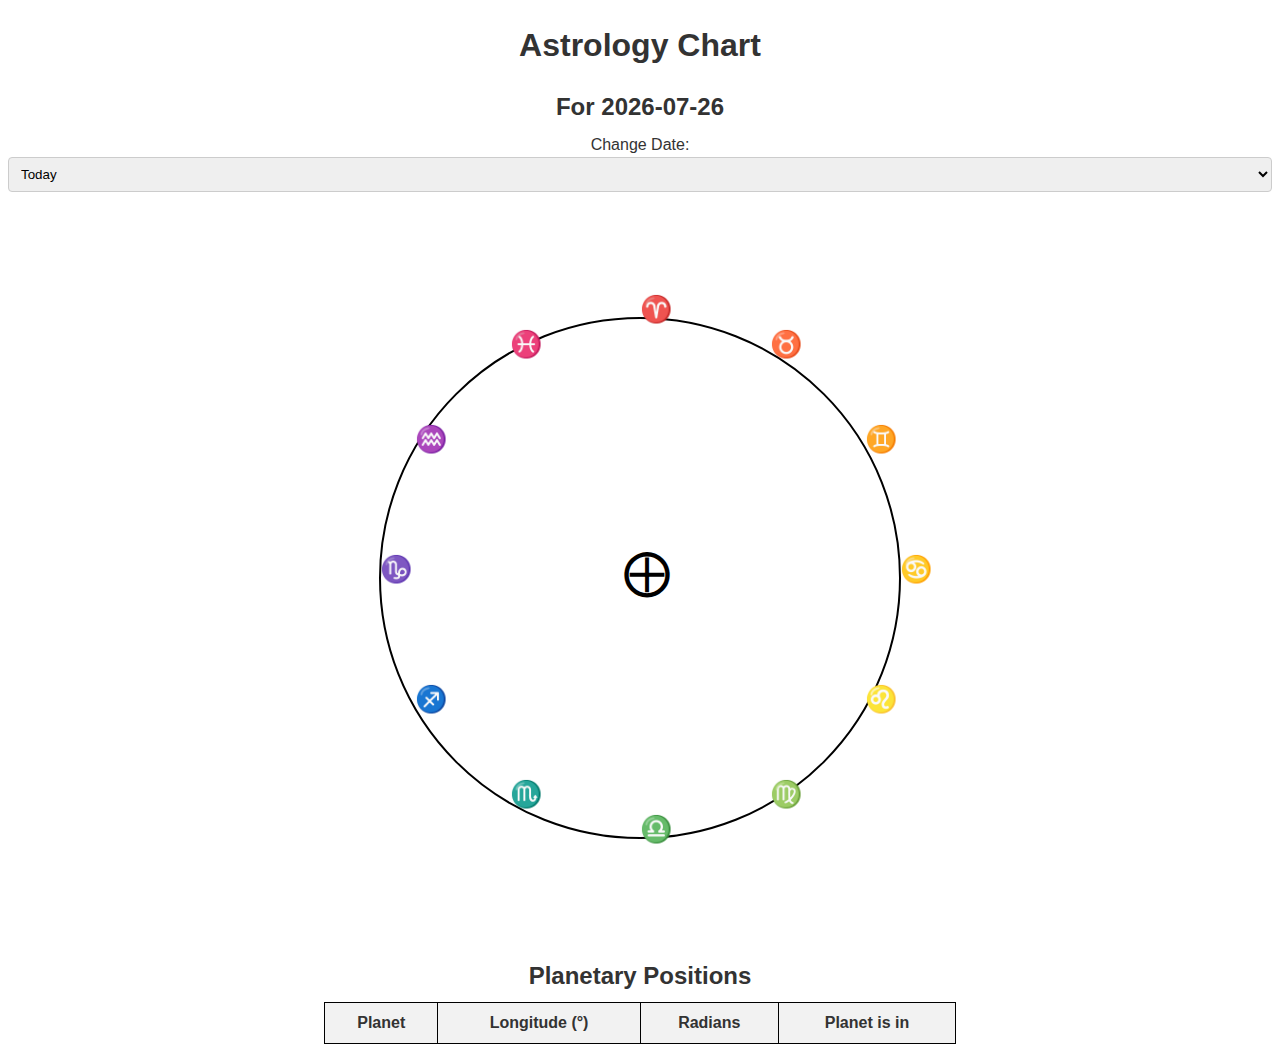
<file: index.html>
<!DOCTYPE html>
<html lang="en">
    <head>
        <meta charset="utf-8">
        <title>Astrology Chart</title>  
		<style>
		/* Basic Text Styling */
body {
  font-family: 'Roboto', sans-serif;
  line-height: 1.5;
  color: #333;
}

p {
  margin-bottom: 1rem;
}

h1, h2, h3 {
  font-weight: bold;
  margin-bottom: 0.5rem;
}

/* Form Elements */
input, textarea, select {
  padding: 0.5rem;
  border: 1px solid #ccc;
  border-radius: 4px;
  width: 100%;
  box-sizing: border-box;
  margin-bottom: 1rem;
}

input:focus, textarea:focus, select:focus {
  outline: none;
  box-shadow: 0 0 0 2px #007bff; /* Blue focus color */
}

/* Button Styling */
button {
  background-color: #007bff;
  color: white;
  padding: 0.8rem 1.5rem;
  border: none;
  border-radius: 4px;
  cursor: pointer;
}

/* Responsive Adjustments (optional) */
@media (max-width: 768px) {
  /* Adjust styles for smaller screens if needed */
}

            #wheel-container {
                display: flex;
                justify-content: center;
                align-items: center;
                height: 80vh;
            }
            #table-container {
                text-align: center;
                margin-top: 20px;
            }
            table {
                margin: auto;
                border-collapse: collapse;
                width: 50%;
            }
            th, td {
                border: 1px solid black;
                padding: 8px;
                text-align: center;
            }
            th {
                background-color: #f2f2f2;
            }
        </style>                    
    </head>
    <body>
        <h1 style="text-align: center;">Astrology Chart</h1>
        <h2 style="text-align: center;" id="date-title">For <span id="selected-date"></span></h2>
        <div style="text-align: center; margin-bottom: 10px;">
            <label for="date-select">Change Date:</label>
            <select id="date-select">
                <option value="0">Today</option>
                <option value="-1">Yesterday</option>
                <option value="1">Tomorrow</option>
                <option value="7">Next Week</option>
                <option value="-7">Last Week</option>
                <option value="30">Next Month</option>
                <option value="-30">Last Month</option>
                <option value="90">Three Months Forward</option>
                <option value="-90">Three Months Back</option>
                <option value="180">Six Months Forward</option>
                <option value="-180">Six Months Back</option>
                <option value="365">One Year Forward</option>
                <option value="-365">One Year Back</option>
            </select>
        </div>
        
        <div id="wheel-container"></div>
        <div id="table-container">
            <h2>Planetary Positions</h2>
            <table id="planet-table">
                <tr>
                    <th>Planet</th>
                    <th>Longitude (°)</th>
                    <th>Radians</th>
                    <th>Planet is in</th>
                </tr>
            </table>
        </div>

        <script>
        document.addEventListener("DOMContentLoaded", async function() {
            const planets = {
                'sun': "☉", 'moon': "☽", 'mercury': "☿", 'venus': "♀", 'mars': "♂",
                'jupiter': "♃", 'saturn': "♄", 'uranus': "♅", 'neptune': "♆", 'pluto': "♇"
            };
            
            const zodiacSigns = [
                {symbol: "♈", name: "Aries"},
                {symbol: "♉", name: "Taurus"},
                {symbol: "♊", name: "Gemini"},
                {symbol: "♋", name: "Cancer"},
                {symbol: "♌", name: "Leo"},
                {symbol: "♍", name: "Virgo"},
                {symbol: "♎", name: "Libra"},
                {symbol: "♏", name: "Scorpio"},
                {symbol: "♐", name: "Sagittarius"},
                {symbol: "♑", name: "Capricorn"},
                {symbol: "♒", name: "Aquarius"},
                {symbol: "♓", name: "Pisces"}
            ];
            
            let urlParams = new URLSearchParams(window.location.search);
            let selectedDate = urlParams.has("date") ? new Date(urlParams.get("date")) : new Date();
            document.getElementById("selected-date").innerText = selectedDate.toISOString().split('T')[0];
            
            document.getElementById("date-select").addEventListener("change", function() {
                let offset = parseInt(this.value);
                let newDate = new Date(selectedDate);
                newDate.setDate(selectedDate.getDate() + offset);
                window.location.href = `?date=${newDate.toISOString().split('T')[0]}`;
            });

            async function fetchPlanetPositions(date) {
                let planetPositions = [];
                for (let planet in planets) {
                    try {
                        let response = await fetch(`http://127.0.0.1:5000/planets/${planet}/${date.toISOString().split('T')[0]}`);
                        let data = await response.json();
                        if (data.ecliptic_longitude !== undefined) {
                            let angleDeg = data.ecliptic_longitude;
                            let angleRad = ((angleDeg - 90) * Math.PI) / 180;
                            let zodiacIndex = Math.floor(angleDeg / 30);
                            let zodiac = zodiacSigns[zodiacIndex];
                            let positionText = `${zodiac.symbol} ${zodiac.name}`;
                            
                            planetPositions.push({ 
                                name: planet, 
                                symbol: planets[planet], 
                                longitude: angleDeg, 
                                radians: angleRad, 
                                sign: positionText 
                            });
                        }
                    } catch (error) {
                        console.error(`Error fetching data for ${planet}:`, error);
                    }
                }
                return planetPositions;
            }

            let planetPositions = await fetchPlanetPositions(selectedDate);
            
            const planetTable = document.getElementById("planet-table");
            planetPositions.forEach((planet) => {
                let row = planetTable.insertRow();
                row.insertCell(0).innerText = `${planet.symbol} ${planet.name}`;
                row.insertCell(1).innerText = planet.longitude.toFixed(2);
                row.insertCell(2).innerText = planet.radians.toFixed(4);
                row.insertCell(3).innerText = planet.sign;
            });

            // Draw astrology wheel
            const svgNS = "http://www.w3.org/2000/svg";
            const svg = document.createElementNS(svgNS, "svg");
            svg.setAttribute("width", "600");
            svg.setAttribute("height", "600");

            const centerX = 300, centerY = 300, chartRadius = 250, innerRadius = 220;
            
            planetPositions.forEach((planet) => {
                let x = centerX + innerRadius * Math.cos(planet.radians);
                let y = centerY + innerRadius * Math.sin(planet.radians);
                
                const planetText = document.createElementNS(svgNS, "text");
                planetText.setAttribute("x", x);
                planetText.setAttribute("y", y);
                planetText.setAttribute("font-size", "36");
                planetText.setAttribute("fill", "black");
                planetText.textContent = planet.symbol;
                planetText.setAttribute("title", `Longitude: ${planet.longitude.toFixed(2)}°, Radians: ${planet.radians.toFixed(4)}`);
                
                svg.appendChild(planetText);
            });

            document.getElementById("wheel-container").appendChild(svg);
            
			function getCoordinates(longitude) {
                let angleRad = ((longitude - 90) * Math.PI) / 180;
                return {
                    x: centerX + chartRadius * Math.cos(angleRad),
                    y: centerY + chartRadius * Math.sin(angleRad)
                };
            }

            // Draw aspect lines
            function drawAspectLine(x1, y1, x2, y2, color) {
                const line = document.createElementNS(svgNS, "line");
                line.setAttribute("x1", x1);
                line.setAttribute("y1", y1);
                line.setAttribute("x2", x2);
                line.setAttribute("y2", y2);
                line.setAttribute("stroke", color);
                line.setAttribute("stroke-width", "2");
                svg.appendChild(line);
            }
            
            function checkAspects() {
                for (let i = 0; i < planetPositions.length; i++) {
                    for (let j = i + 1; j < planetPositions.length; j++) {
                        let diff = Math.abs(planetPositions[i].longitude - planetPositions[j].longitude);
                        if (diff > 180) diff = 360 - diff;
                        
                        let coord1 = getCoordinates(planetPositions[i].longitude);
                        let coord2 = getCoordinates(planetPositions[j].longitude);
                        
                        if (diff < 8) {
                            drawAspectLine(coord1.x, coord1.y, coord2.x, coord2.y, "black"); // Conjunction
                        } else if (Math.abs(diff - 90) < 8) {
                            drawAspectLine(coord1.x, coord1.y, coord2.x, coord2.y, "red"); // Square
                        } else if (Math.abs(diff - 120) < 8) {
                            drawAspectLine(coord1.x, coord1.y, coord2.x, coord2.y, "blue"); // Trine
                        } else if (Math.abs(diff - 180) < 8) {
                            drawAspectLine(coord1.x, coord1.y, coord2.x, coord2.y, "green"); // Opposition
                        }
                    }
                }
            }
            
            checkAspects();
			
			
			const centerX2 = 300, centerY2 = 300, chartRadius2 = 260;
            
            const circle = document.createElementNS(svgNS, "circle");
            circle.setAttribute("cx", centerX2);
            circle.setAttribute("cy", centerY2);
            circle.setAttribute("r", chartRadius2);
            circle.setAttribute("stroke", "black");
            circle.setAttribute("stroke-width", "2");
            circle.setAttribute("fill", "none");
            svg.appendChild(circle);
            
            zodiacSigns.forEach((zodiac, index) => {
                let angleRad = ((index * 30) - 90) * Math.PI / 180;
                let x = centerX2 + chartRadius2 * Math.cos(angleRad);
                let y = centerY2 + chartRadius2 * Math.sin(angleRad);
                let text = document.createElementNS(svgNS, "text");
                text.setAttribute("x", x);
                text.setAttribute("y", y);
                text.setAttribute("font-size", "26");
                text.setAttribute("fill", "black");
                text.textContent = zodiac.symbol;
                svg.appendChild(text);
            });
            
            document.getElementById("wheel-container").appendChild(svg);
			
			
            let centerX3 = 300, centerY3 = 300;
            
            // Earth symbol at the center
            let earthText = document.createElementNS(svgNS, "text");
            earthText.setAttribute("x", centerX3 - 17);
            earthText.setAttribute("y", centerY3 + 10);
            earthText.setAttribute("font-size", "48");
            earthText.setAttribute("fill", "black");
            earthText.textContent = "⨁"; // Earth symbol
            svg.appendChild(earthText);

            document.getElementById("wheel-container").appendChild(svg);			
        });
        </script>
    </body>
</html>
</file>
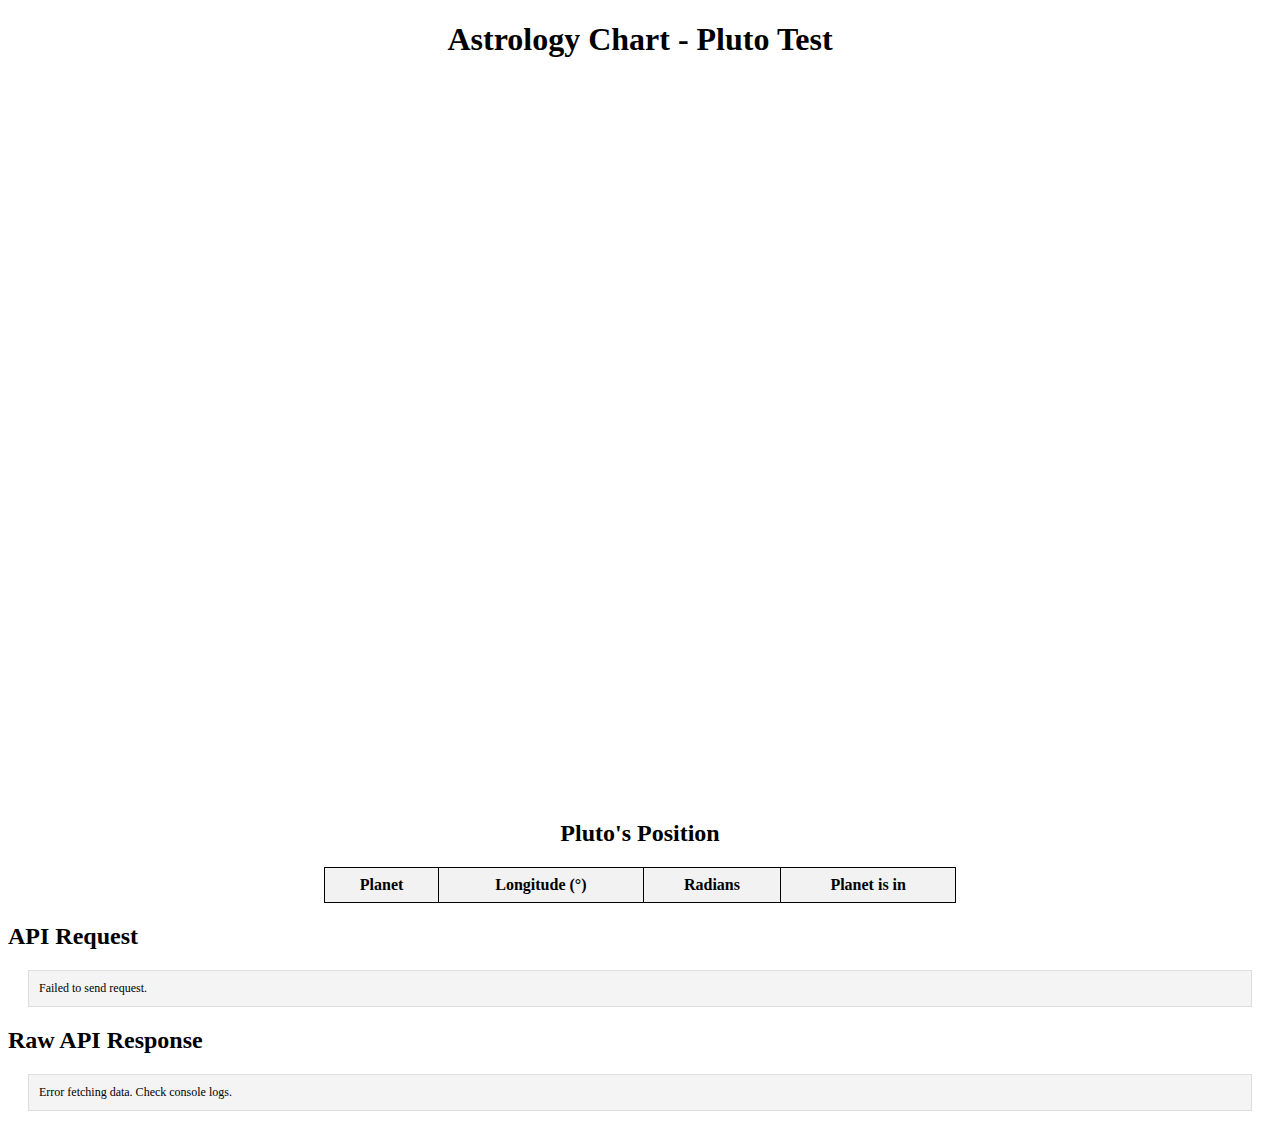
<file: pluto-test.html>
<!DOCTYPE html>
<html lang="en">
    <head>
        <meta charset="utf-8">
        <title>Astrology Chart - Pluto Test</title>  
        <style>
            #wheel-container {
                display: flex;
                justify-content: center;
                align-items: center;
                height: 80vh;
            }
            #table-container {
                text-align: center;
                margin-top: 20px;
            }
            table {
                margin: auto;
                border-collapse: collapse;
                width: 50%;
            }
            th, td {
                border: 1px solid black;
                padding: 8px;
                text-align: center;
            }
            th {
                background-color: #f2f2f2;
            }
            #raw-response, #request-info {
                white-space: pre-wrap;
                background-color: #f4f4f4;
                padding: 10px;
                border: 1px solid #ddd;
                margin: 20px;
                max-height: 300px;
                overflow-y: scroll;
                font-size: 12px;
            }
        </style>                    
    </head>
    <body>
        <h1 style="text-align: center;">Astrology Chart - Pluto Test</h1>
        <div id="wheel-container"></div>
        <div id="table-container">
            <h2>Pluto's Position</h2>
            <table id="planet-table">
                <tr>
                    <th>Planet</th>
                    <th>Longitude (°)</th>
                    <th>Radians</th>
                    <th>Planet is in</th>
                </tr>
            </table>
        </div>
        <h2>API Request</h2>
        <div id="request-info">Fetching...</div>
        <h2>Raw API Response</h2>
        <div id="raw-response">Fetching...</div>

        <script>
        document.addEventListener("DOMContentLoaded", async function() {
            const rawResponseContainer = document.getElementById("raw-response");
            const requestInfoContainer = document.getElementById("request-info");
            const requestUrl = `http://127.0.0.1:5000/planets/pluto/2025-02-01`;
            
            console.log("Fetching Pluto's planetary position...");
            requestInfoContainer.textContent = `Requesting: ${requestUrl}`;
            
            try {
                let response = await fetch(requestUrl);
                let data = await response.json();
                console.log("API Response:", data); // Log full response for debugging
                
                if (data.raw_response) {
                    rawResponseContainer.textContent = data.raw_response;
                } else {
                    rawResponseContainer.textContent = "No raw response received.";
                }
            } catch (error) {
                console.error("Error fetching data for Pluto:", error);
                rawResponseContainer.textContent = "Error fetching data. Check console logs.";
                requestInfoContainer.textContent = "Failed to send request.";
            }
        });
        </script>
    </body>
</html>
</file>
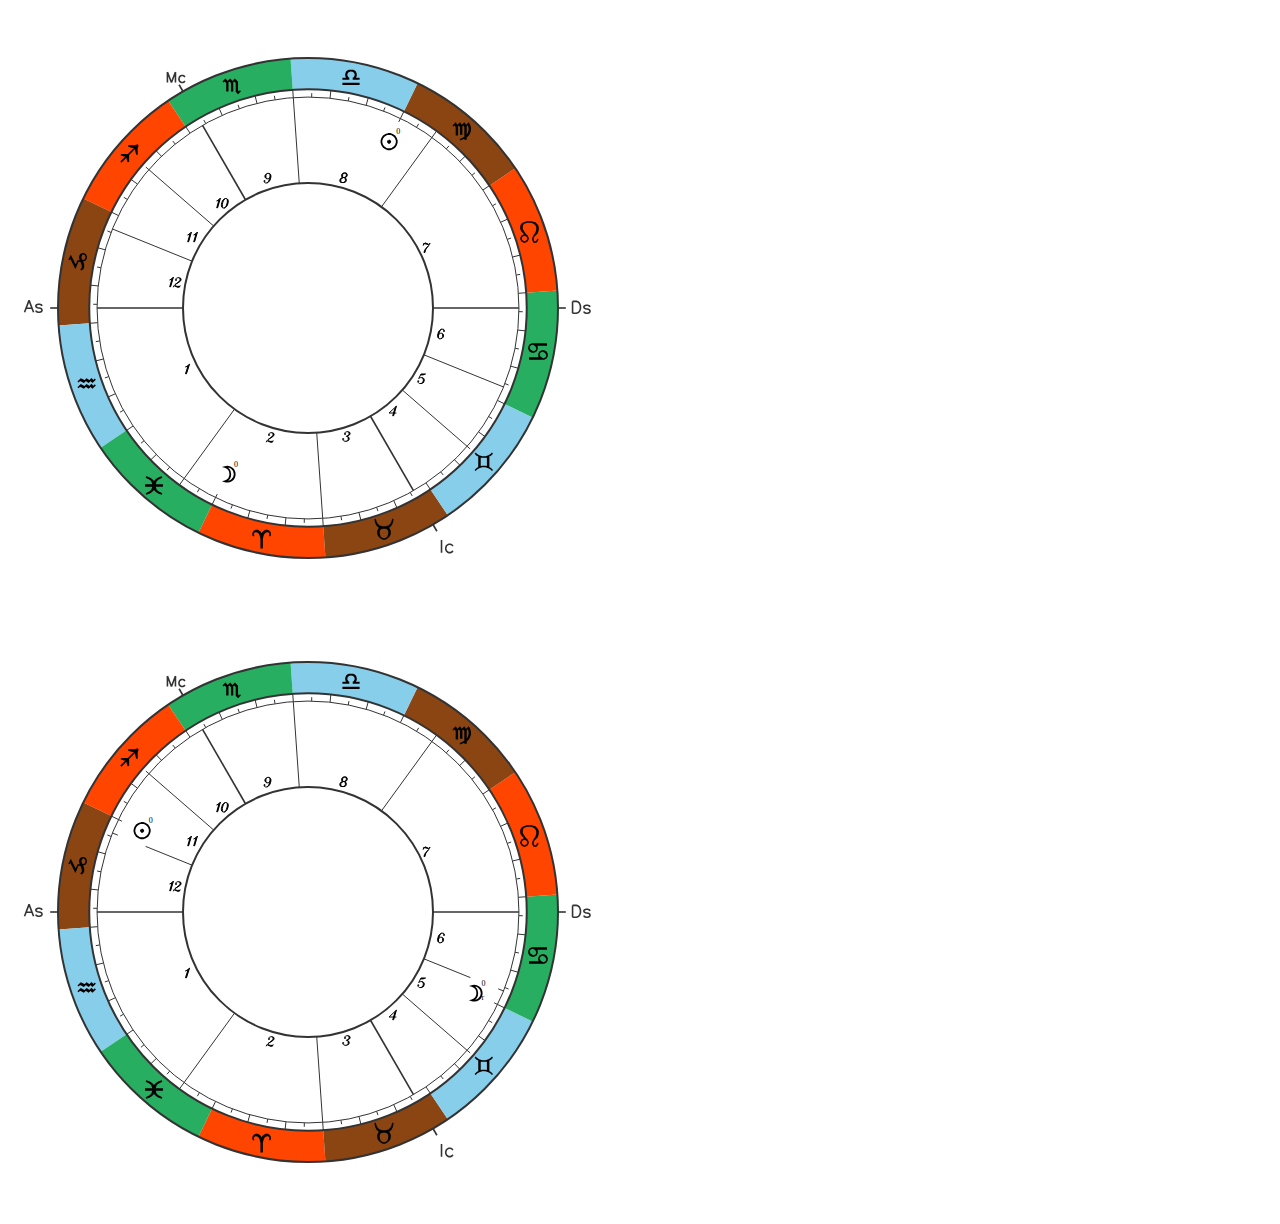
<file: AstroChart-main/project/examples/2ChartsOnPage/2radix.html>
<!DOCTYPE html>
<html lang="en">
    <head>
        <meta charset="utf-8">
        <title>2 Radix</title>  
                         
    </head>
    <body>    	    
        <div id="paper1"></div>                    
        <div id="paper2"></div>
                                      
        <script src="../../../dist/astrochart.js"></script>
        <script type="text/javascript"> 
        
        	var dataChart1 = {
				"planets":{"Moon":[0], "Sun":[180]},
				"cusps":[296, 350, 30, 56, 75, 94, 116, 170, 210, 236, 255, 274]			
			};
			
			var dataChart2 = {
				"planets":{"Moon":[90], "Sun":[270]},
				"cusps":[296, 350, 30, 56, 75, 94, 116, 170, 210, 236, 255, 274]			
			};
												      
        	window.onload = function () {            	     
				var chart1 = new astrochart.Chart('paper1', 600, 600).radix( dataChart1 );																	
				var chart2 = new astrochart.Chart('paper2', 600, 600).radix( dataChart2 );																																														
			};
		</script>		    
    </body>
</html>
</file>
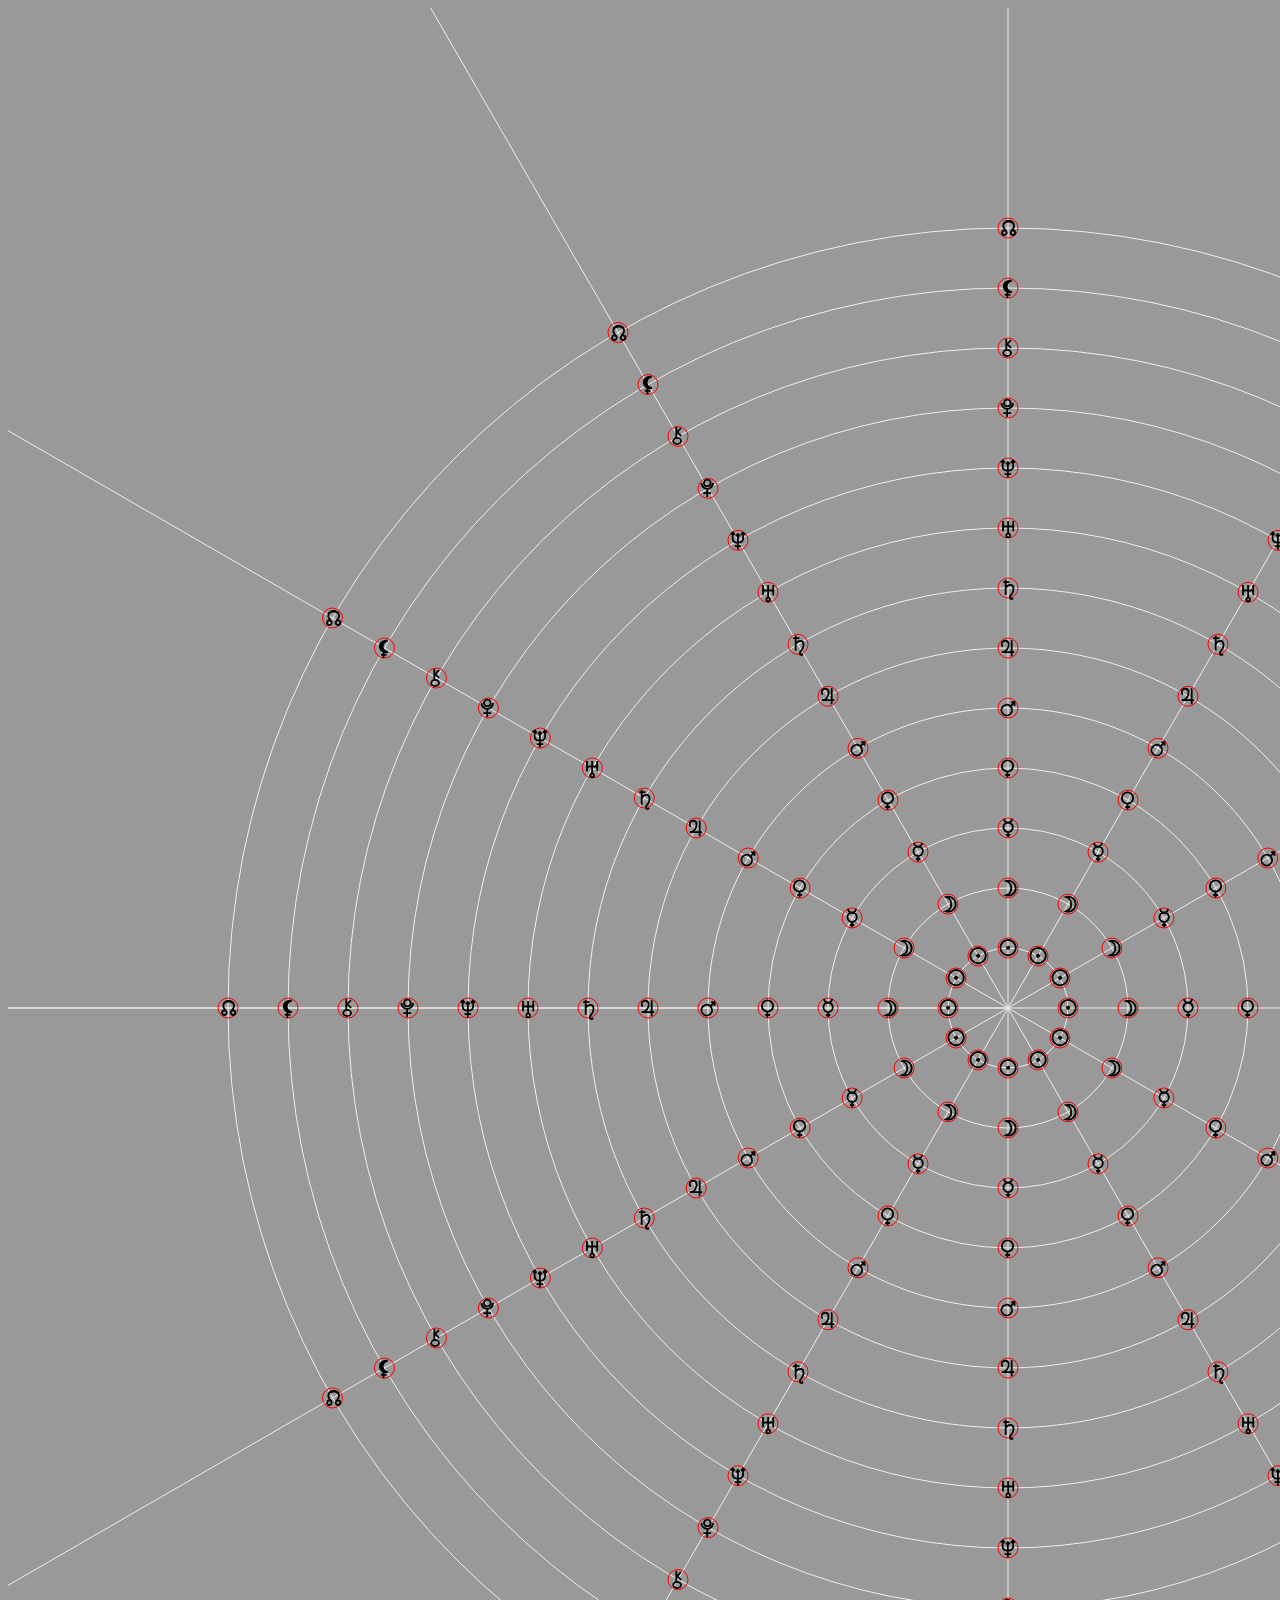
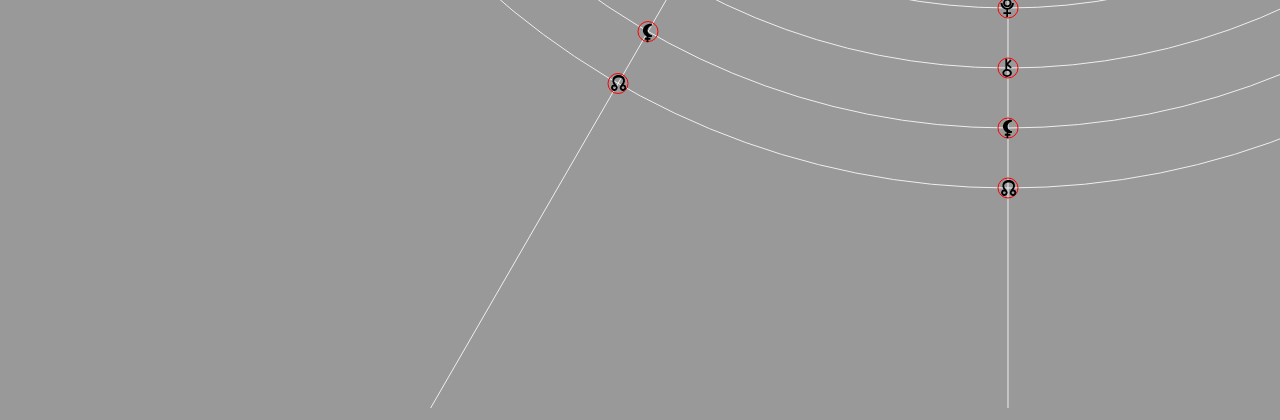
<file: AstroChart-main/project/examples/debug/calibration.html>
<!DOCTYPE html>
<html lang="en">
    <head>
        <meta charset="utf-8">
        <title>Radix</title>  
        <style>
        	body{
        		background:#999;
        	}
        </style>                   
    </head>
    <body>    	        	    	   
        <div id="paper"></div>
                                      
        <script src="../../../dist/astrochart.js"></script>
        <script type="text/javascript"> 
        
        												     
        	window.onload = function () {
            	
            	var color= "#eee";
            	var chart = new astrochart.Chart('paper', 2000, 2000, {MARGIN:120, SYMBOL_SCALE:1, STROKE_ONLY:true, LINE_COLOR:color, CIRCLE_STRONG:1, CIRCLE_COLOR:color, DEBUG: true});  
				chart.calibrate();								
			};
		</script>		    
    </body>
</html>
</file>
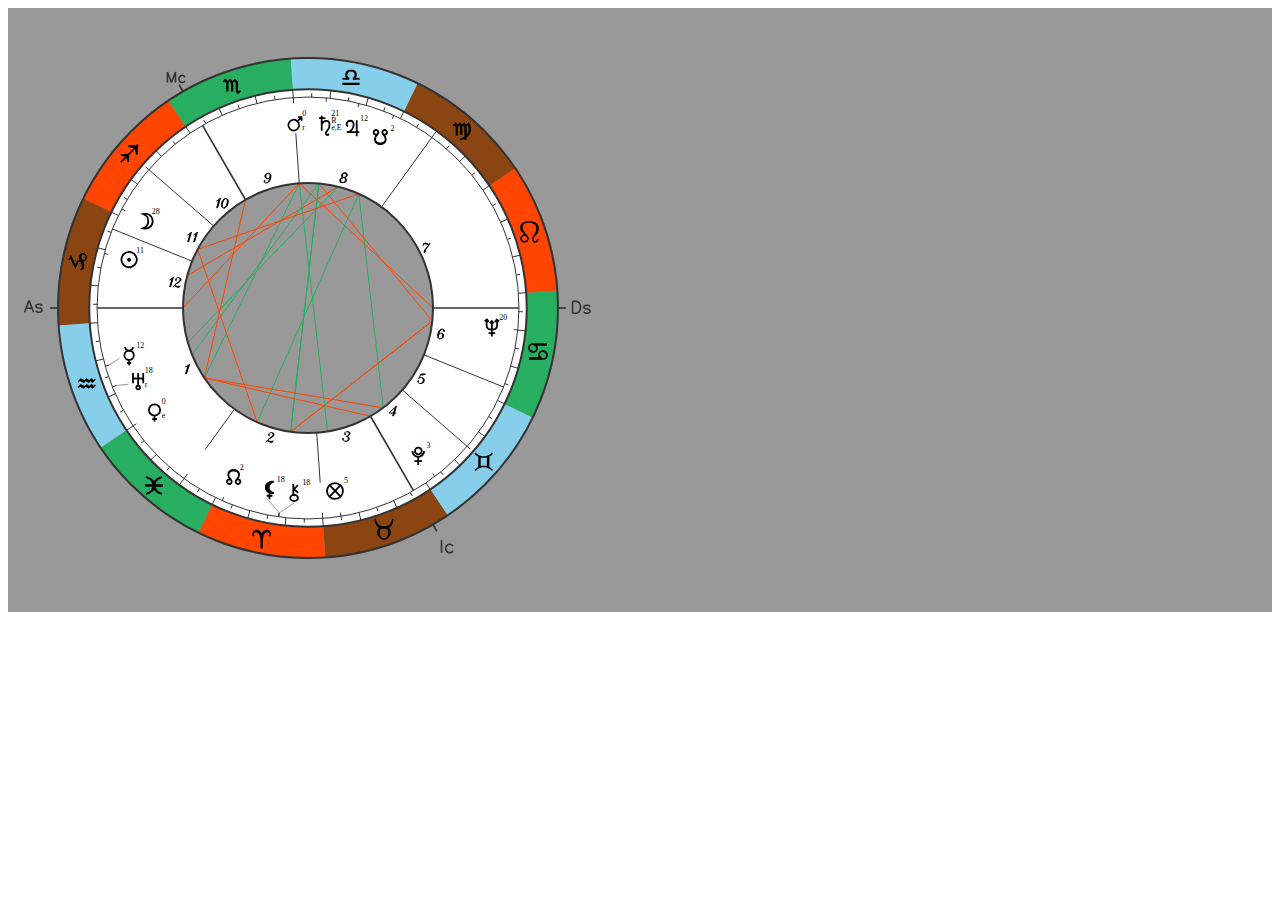
<file: AstroChart-main/project/examples/radix/radix.html>
<!DOCTYPE html>
<html lang="en">
    <head>
        <meta charset="utf-8">
        <title>Radix</title>  
        <style>
        	#paper{
        		background:#999;
        	}
        </style>                   
    </head>
    <body>    	    
        <div id="paper"></div>
                                      
        <script src="../../../dist/astrochart.js"></script>
        <script type="text/javascript"> 
        
        	var data = {
				"planets":{"Lilith":[18], "Chiron":[18], "Pluto":[63], "Neptune":[110, 0.2], "Uranus":[318], "Saturn":[201, -0.2], "Jupiter":[192], "Mars":[210], "Moon":[268], "Sun":[281], "Mercury":[312], "Venus":[330], "NNode":[2], "SNode":[182], "Fortune":[35]},
				"cusps":[296, 350, 30, 56, 75, 94, 116, 170, 210, 236, 255, 274]			
			};
												      
        	window.onload = function () {            	     
				var radix = new astrochart.Chart('paper', 600, 600).radix( data );
								
				// Aspect calculation
				// default is planet to planet, but it is possible add some important points:				
				radix.addPointsOfInterest( {"As":[data.cusps[0]],"Ic":[data.cusps[3]],"Ds":[data.cusps[6]],"Mc":[data.cusps[9]]});				
				radix.aspects();																								
			};
		</script>		    
    </body>
</html>
</file>
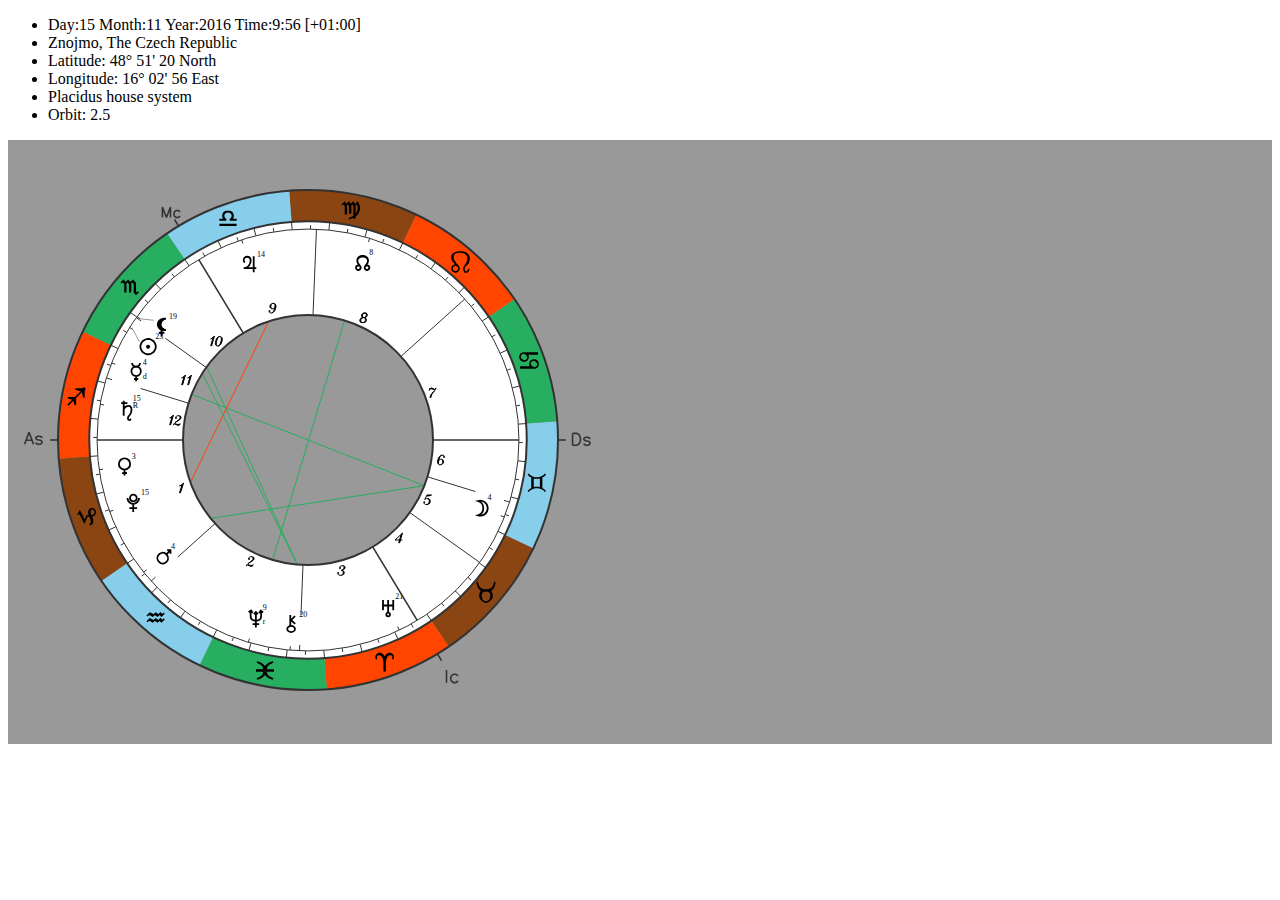
<file: AstroChart-main/project/examples/radix/radix_2016_11_15.html>
<!DOCTYPE html>
<html lang="en">
    <head>
        <meta charset="utf-8">
        <title>Radix</title>  
        <style>
        	#paper{
        		background:#999;
        	}
        </style>                   
    </head>
    <body>
	<ul>
		<li>Day:15 Month:11 Year:2016 Time:9:56 [+01:00]</li>
		<li>Znojmo, The Czech Republic</li>
		<li>Latitude: 48° 51' 20 North</li>
		<li>Longitude: 16° 02' 56 East</li>
		<li>Placidus house system</li>
		<li>Orbit: 2.5</li>
	</ul>
        <div id="paper"></div>
                                      
        <script src="../../../dist/astrochart.js"></script>
        <script type="text/javascript"> 
        
        	var data = {
        		"planets":{"Moon":[64.25288092281401],"Venus":[273.7830306594277],"Jupiter":[194.01740070357724],"NNode":[158.69506558607495],"Mars":[304.51132244447103],"Lilith":[229.84586450839743],"Saturn":[255.93879297657875, -0.2],"Chiron":[350.7902705629371],"Uranus":[21.33233540624847],"Sun":[233.42635496859216],"Mercury":[244.23481860676145],"Neptune":[339.24756865409074],"Pluto":[285.5359664922833]},
        		"cusps":[265.6850555442075,307.6441825689919,353.38796689506074,26.86890880306794,50.191811553503044,68.57049261566578,85.6850555442075,127.64418256899188,173.3879668950608,206.8689088030679,230.19181155350307,248.5704926156658]        	
        	};
        	
        	window.onload = function () {
            	var chart = new astrochart.Chart('paper', 600, 600);  
				chart.radix( data ).aspects();																																											            													            	            	    
			};
		</script>		    
    </body>
</html>
</file>
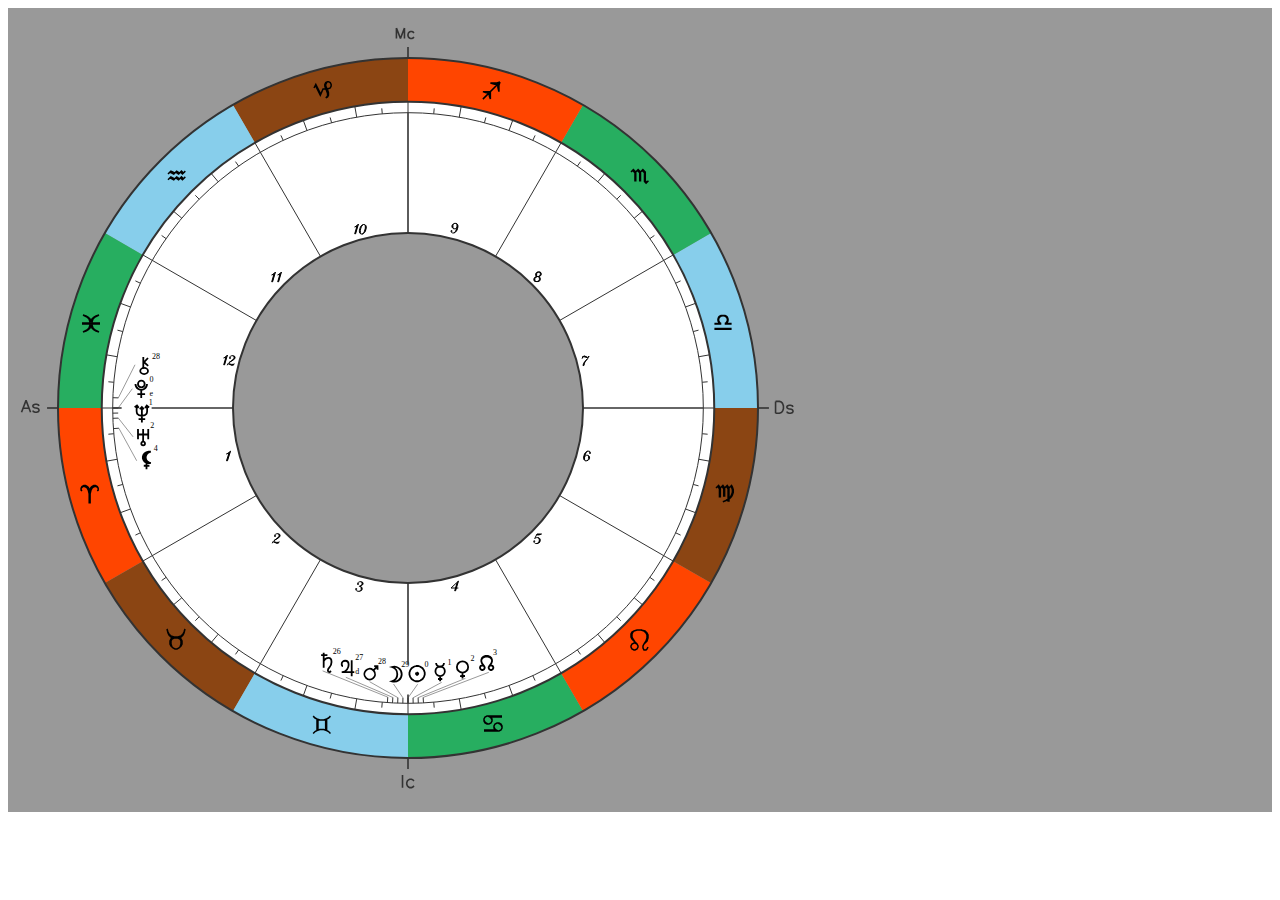
<file: AstroChart-main/project/examples/radix/radix_collision.html>
<!DOCTYPE html>
<html lang="en">
    <head>
        <meta charset="utf-8">
        <title>Radix collision</title>  
        <style>
        	#paper{
        		background:#999;
        	}
        </style>                   
    </head>
    <body>    	    
        <div id="paper"></div>
                                      
        <script src="../../../dist/astrochart.js"></script>
        <script type="text/javascript"> 
        
        	var data = {
				"planets":{											
						"Lilith":[4], "Chiron":[358], "Pluto":[0], "Neptune":[1], "Uranus":[2], 
						"Saturn":[86], "Jupiter":[87], "Mars":[88], "Moon":[89], "Sun":[90], "Mercury":[91], "Venus":[92], "NNode":[93]																
						},																
				"cusps":[0, 30, 60, 90, 120, 150, 180, 210, 240, 270, 300, 330]								
			};
												      
        	window.onload = function () {
            	var chart = new astrochart.Chart('paper', 800, 800, {DEBUG:true});
				chart.radix( data );									
			};
		</script>		    
    </body>
</html>
</file>
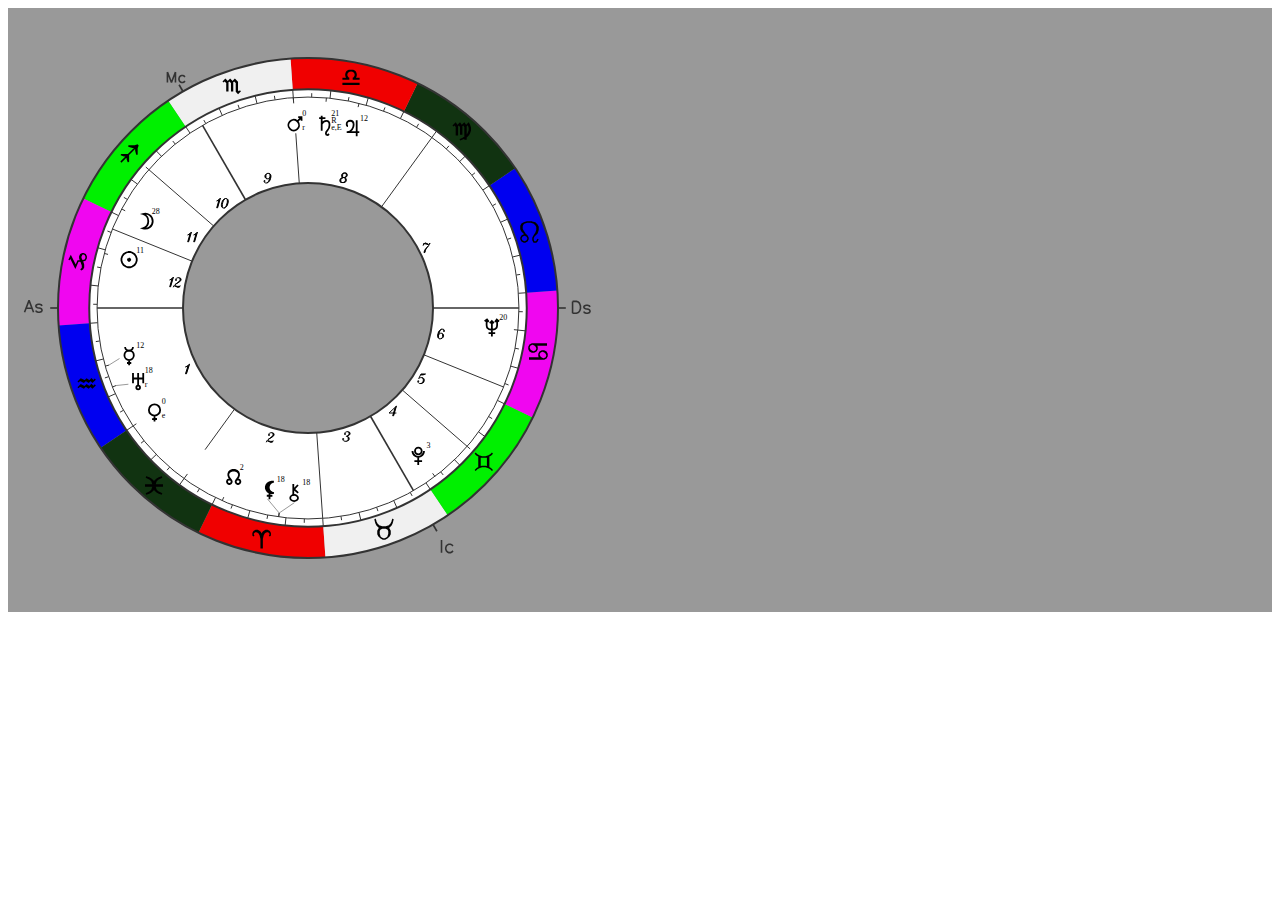
<file: AstroChart-main/project/examples/radix/radix_custom_settings.html>
<!DOCTYPE html>
<html lang="en">
    <head>
        <meta charset="utf-8">
        <title>Radix</title>  
        <style>
          #paper{
            background:#999;
          }
        </style>                   
    </head>
    <body>          
        <div id="paper"></div>
                                      
        <script src="../../../dist/astrochart.js"></script>
        <script type="text/javascript"> 
        
          var data = {
            "planets":{"Lilith":[18], "Chiron":[18], "Pluto":[63], "Neptune":[110, 0.2], "Uranus":[318], "Saturn":[201, -0.2], "Jupiter":[192], "Mars":[210], "Moon":[268], "Sun":[281], "Mercury":[312], "Venus":[330], "NNode":[2]},
            "cusps":[296, 350, 30, 56, 75, 94, 116, 170, 210, 236, 255, 274]      
          };


          //The colors can be set all in an array
          var settings = {COLORS_SIGNS: ["#F00000", "#F0F0F0", "#00F000", "#F006F0", "#0000F0", "#113311", "#F00000", "#F0F0F0", "#00F000", "#F006F0", "#0000F0", "#113311"]};
          
          //Or you can pass them separately
          /*var settings = {COLOR_ARIES : "#F00000",
                          COLOR_TAURUS : "#F0F0F0",
                          COLOR_GEMINI: "#00F000",
                          COLOR_CANCER : "#F006F0", 
                          COLOR_LEO : "#0000F0", 
                          COLOR_VIRGO : "#113311", 
                          COLOR_LIBRA : "#F00000",  
                          COLOR_SCORPIO : "#F0F0F0",  
                          COLOR_SAGITTARIUS : "#00F000",
                          COLOR_CAPRICORN : "#F006F0", 
                          COLOR_AQUARIUS : "#0000F0", 
                          COLOR_PISCES : "#113311"}*/

          window.onload = function () {                   
            var radix = new astrochart.Chart('paper', 600, 600, settings).radix( data );    
          };
    </script>        
    </body>
</html>
</file>
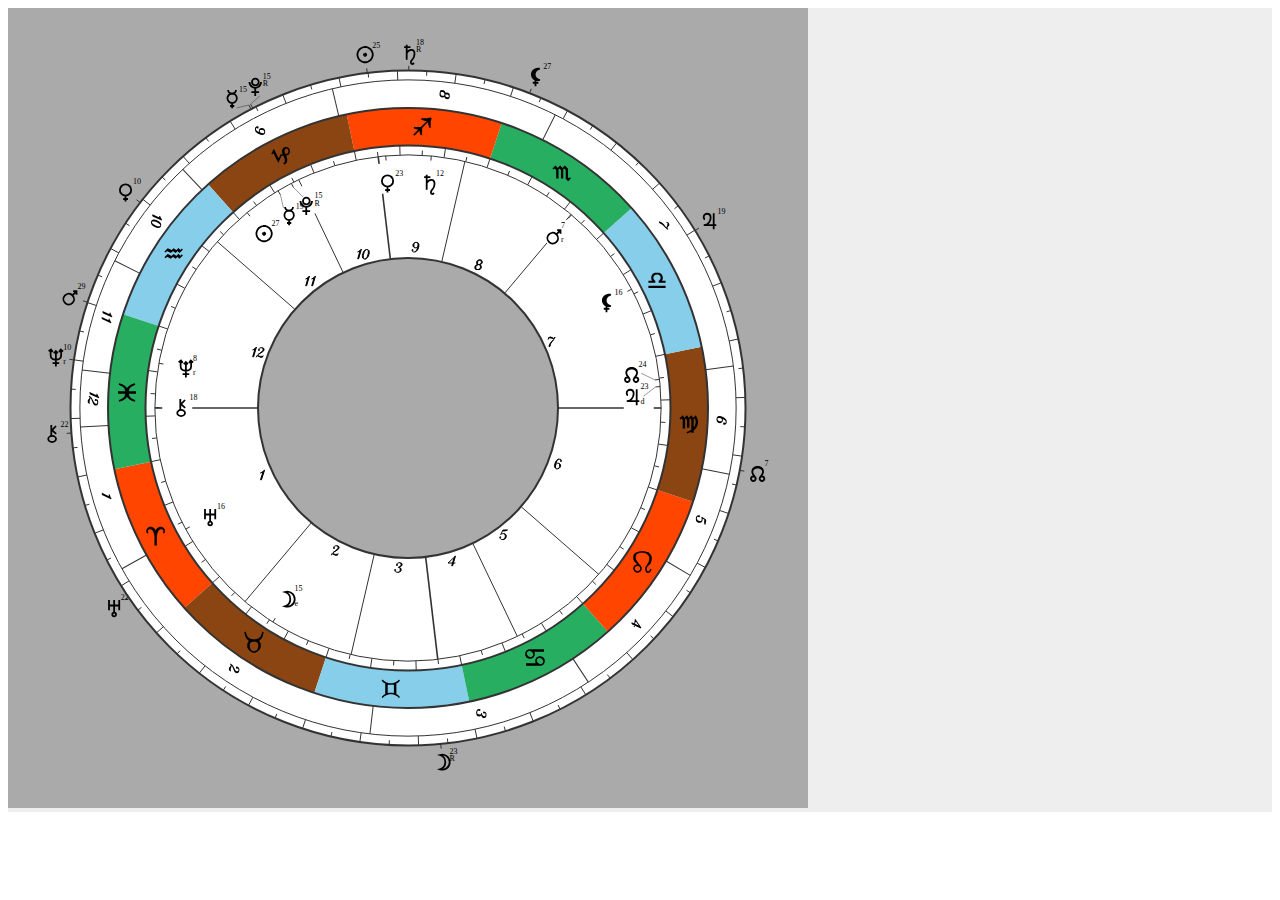
<file: AstroChart-main/project/examples/transit/animate.html>
<!DOCTYPE html>
<html lang="en">
    <head>
        <meta charset="utf-8">
        <title>Animated transit</title>  
        <style>
        	#paper{
        		background:#eee;
        	}
        	
        	svg{
        		background:#aaa;
        	}
        </style>                   
    </head>
    <body>
    	    	    	    	  
        <div id="paper"></div>
                                                           
        <script src="../../../dist/astrochart.js"></script>
        <script type="text/javascript">  
        
        	var dataRadix = {	
        		"planets":{"Moon":[45.930008627285154],"Venus":[263.2584780960899],"Jupiter":[173.07043720306802],"NNode":[174.6895307834239],"Mars":[217.97167231451178],"Lilith":[196.19480722950317],"Saturn":[252.92341772675047],"Chiron":[348.1157239728284],"Uranus":[16.7900184974611],"Sun":[297.68062428797253],"Mercury":[289.10132025725494],"Neptune":[338.01899718442604],"Pluto":[285.6473452237151, -0.123]},
        		"cusps":[348.20510089894015,38.108507808919654,65.20783751818992,84.96083001338991,103.77897207128007,127.1084408347092,168.20510089894015,218.10850780891965,245.20783751818993,264.9608300133899,283.77897207128007,307.1084408347092]
        	};
        	
		    var dataTransit = {
		    	"planets":{"Moon":[60, -1],"Venus":[305.6996431634707],"Jupiter":[198.6565699576221],"NNode":[157.25592636170012],"Mars":[324.84013049518734],"Lilith":[232.88904207991555],"Saturn":[259.1015412368795, -0.2],"Chiron":[350.7285587924208],"Uranus":[20.678747795787075],"Sun":[260.94912160755536],"Mercury":[281.5699804920016],"Neptune":[339.3848859932604],"Pluto":[286.29683069280685, -0.1]},		    	
		    	"cusps":[90, 116, 170, 210, 236, 255, 274, 330, 10, 40, 60, 80]
		    };
		    
		    var animateToData = {
		    	"planets":{"Moon":[270 + 360],"Venus":[350],"Jupiter":[210],"NNode":[160],"Mars":[10],"Lilith":[270],"Saturn":[250, -0.2],"Chiron":[6],"Uranus":[35],"Sun":[298],"Mercury":[320],"Neptune":[345],"Pluto":[280,-0.1]},
				"cusps":[300, 350, 30, 56, 75, 94, 116, 170, 210, 236, 255, 274]
		    };
			                              	        	        	        	            
        	window.onload = function () {
            	var chart = new astrochart.Chart( 'paper', 800, 800, {MARGIN:100});
            	var radix = chart.radix( dataRadix );            	            
				var transit = radix.transit( dataTransit );
				
				// data, duration in seconds, isReverse, callback
				transit.animate( animateToData, 6, false, function(){
					console.log("Animation finished.");
				});																																 																																																            													            	       
			};
		</script>		    
    </body>
</html>
</file>
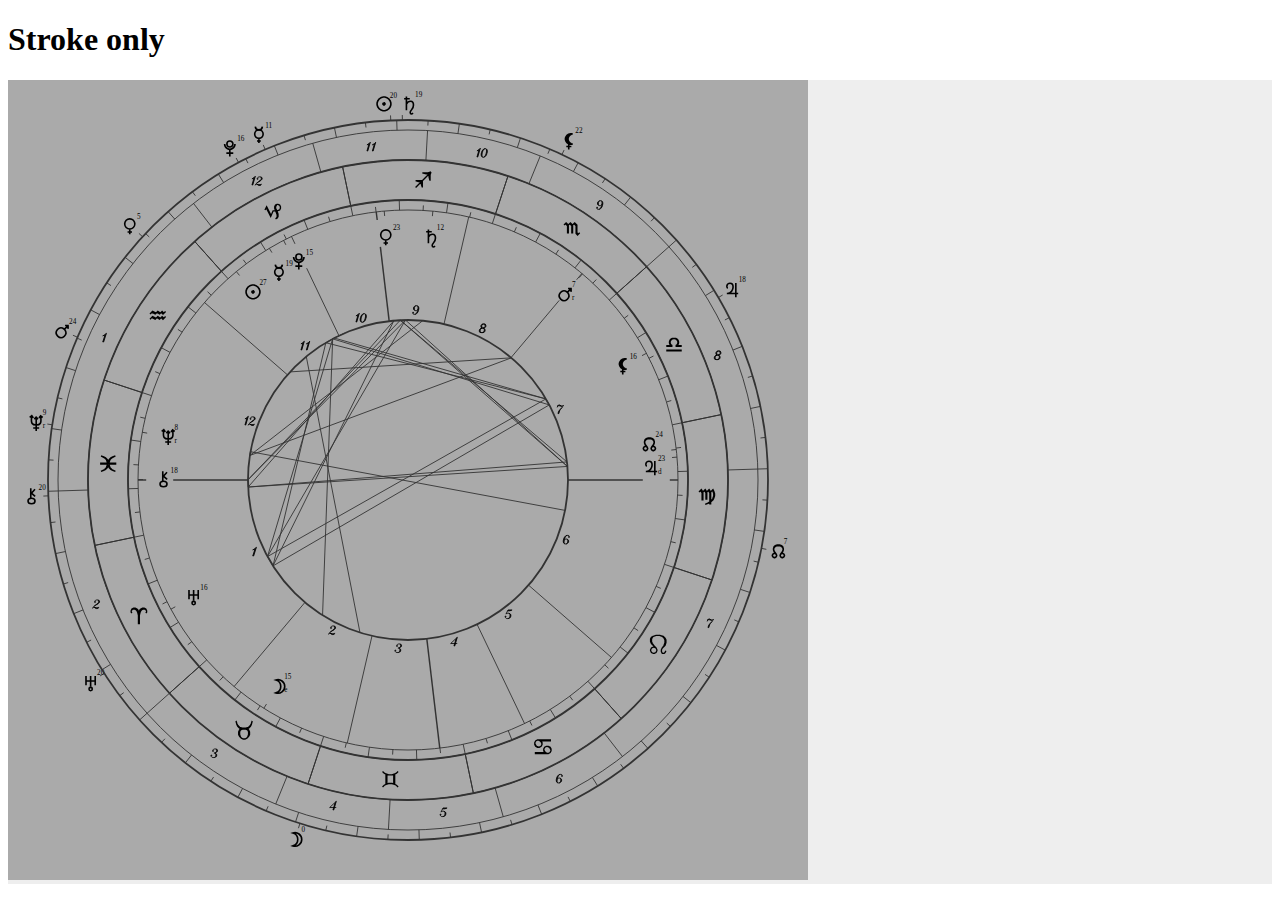
<file: AstroChart-main/project/examples/transit/stroke_only.html>
<!DOCTYPE html>
<html lang="en">
    <head>
        <meta charset="utf-8">
        <title>Transit</title>  
        <style>
        	#paper{
        		background:#eee;
        	}
        	
        	svg{
        		background:#aaa;
        	}
        </style>                   
    </head>
    <body>
    	<h1>Stroke only</h1>
        <div id="paper"></div>
                                                           
        <script src="../../../dist/astrochart.js"></script>
        <script type="text/javascript">  
        
        	var dataRadix = {	
        				"planets":{"Moon":[45.930008627285154],"Venus":[263.2584780960899],"Jupiter":[173.07043720306802],"NNode":[174.6895307834239],"Mars":[217.97167231451178],"Lilith":[196.19480722950317],"Saturn":[252.92341772675047],"Chiron":[348.1157239728284],"Uranus":[16.7900184974611],"Sun":[297.68062428797253],"Mercury":[289.10132025725494],"Neptune":[338.01899718442604],"Pluto":[285.6473452237151]},
        				"cusps":[348.20510089894015,38.108507808919654,65.20783751818992,84.96083001338991,103.77897207128007,127.1084408347092,168.20510089894015,218.10850780891965,245.20783751818993,264.9608300133899,283.77897207128007,307.1084408347092]
        	};
        	
		    var dataTransit = {
		    		"planets":{"Moon":[60.739220451080115],"Venus":[305.6996431634707],"Jupiter":[198.6565699576221],"NNode":[157.25592636170012],"Mars":[324.84013049518734],"Lilith":[232.88904207991555],"Saturn":[259.1015412368795],"Chiron":[350.7285587924208],"Uranus":[20.678747795787075],"Sun":[260.94912160755536],"Mercury":[281.5699804920016],"Neptune":[339.3848859932604],"Pluto":[286.29683069280685]},
		    		"cusps":[296, 350, 30, 56, 75, 94, 116, 170, 210, 236, 255, 274]		    				    	
		    };
			                              	        	        	        	            
        	window.onload = function () {
            	var chart = new astrochart.Chart( 'paper', 800, 800, {MARGIN:80, SYMBOL_SCALE:0.9, STROKE_ONLY:true});
				chart.radix( dataRadix ).transit( dataTransit ).aspects(); 																																            													            	            	      
			};
		</script>		    
    </body>
</html>
</file>
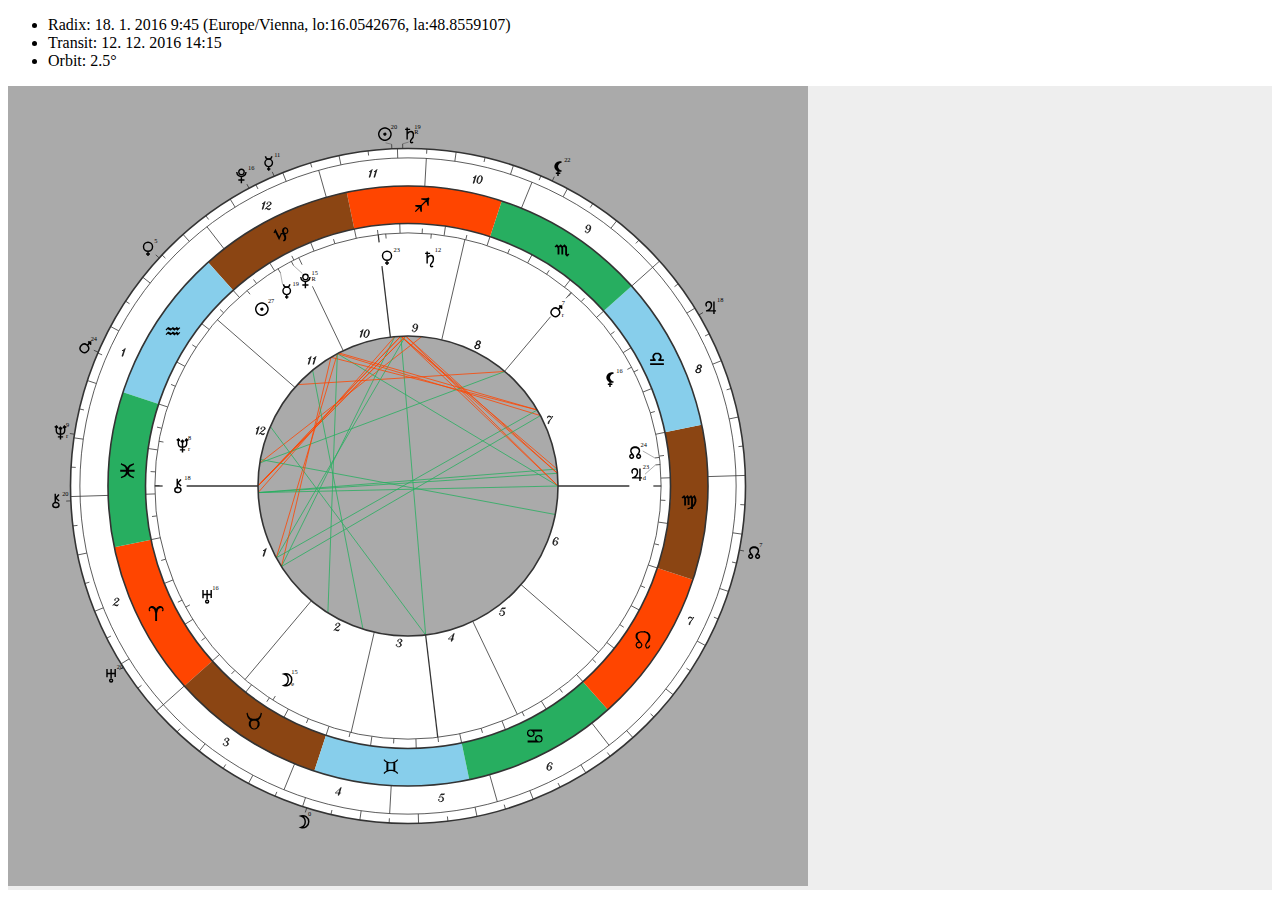
<file: AstroChart-main/project/examples/transit/transit.html>
<!DOCTYPE html>
<html lang="en">
    <head>
        <meta charset="utf-8">
        <title>Transit</title>  
        <style>
        	#paper{
        		background:#eee;
        	}
        	
        	svg{
        		background:#aaa;
        	}
        </style>                   
    </head>
    <body>
    	<ul>
    		<li>Radix: 18. 1. 2016 9:45 (Europe/Vienna, lo:16.0542676, la:48.8559107)</li>
    		<li>Transit: 12. 12. 2016 14:15</li>
    		<li>Orbit: 2.5°</li>
    	</ul>
        <div id="paper"></div>
                                                           
        <script src="../../../dist/astrochart.js"></script>
        <script type="text/javascript">  
        
        	var dataRadix = {	
        				"planets":{"Moon":[45.930008627285154],"Venus":[263.2584780960899],"Jupiter":[173.07043720306802],"NNode":[174.6895307834239],"Mars":[217.97167231451178],"Lilith":[196.19480722950317],"Saturn":[252.92341772675047],"Chiron":[348.1157239728284],"Uranus":[16.7900184974611],"Sun":[297.68062428797253],"Mercury":[289.10132025725494],"Neptune":[338.01899718442604],"Pluto":[285.6473452237151, -0.123]},
        				"cusps":[348.20510089894015,38.108507808919654,65.20783751818992,84.96083001338991,103.77897207128007,127.1084408347092,168.20510089894015,218.10850780891965,245.20783751818993,264.9608300133899,283.77897207128007,307.1084408347092]
        	};
        	
		    var dataTransit = {
		    		"planets":{"Moon":[60.739220451080115],"Venus":[305.6996431634707],"Jupiter":[198.6565699576221],"NNode":[157.25592636170012],"Mars":[324.84013049518734],"Lilith":[232.88904207991555],"Saturn":[259.1015412368795, -0.2],"Chiron":[350.7285587924208],"Uranus":[20.678747795787075],"Sun":[260.94912160755536],"Mercury":[281.5699804920016],"Neptune":[339.3848859932604],"Pluto":[286.29683069280685]},
		    		"cusps":[296, 350, 30, 56, 75, 94, 116, 170, 210, 236, 255, 274]		    				    	
		    };
			                              	        	        	        	            
        	window.onload = function () {
            	var chart = new astrochart.Chart( 'paper', 800, 800, {MARGIN:100, SYMBOL_SCALE:0.8});
            	var radix = chart.radix( dataRadix );
            	
            	// Aspect calculation
				// default is planet to planet, but it is possible add some important points:															
            	radix.addPointsOfInterest( {"As":[dataRadix.cusps[0]],"Ic":[dataRadix.cusps[3]],"Ds":[dataRadix.cusps[6]],"Mc":[dataRadix.cusps[9]]});
            	
				var transit = radix.transit( dataTransit );
				transit.aspects(); 																													 																																																            													            	        
			};
		</script>		    
    </body>
</html>
</file>
